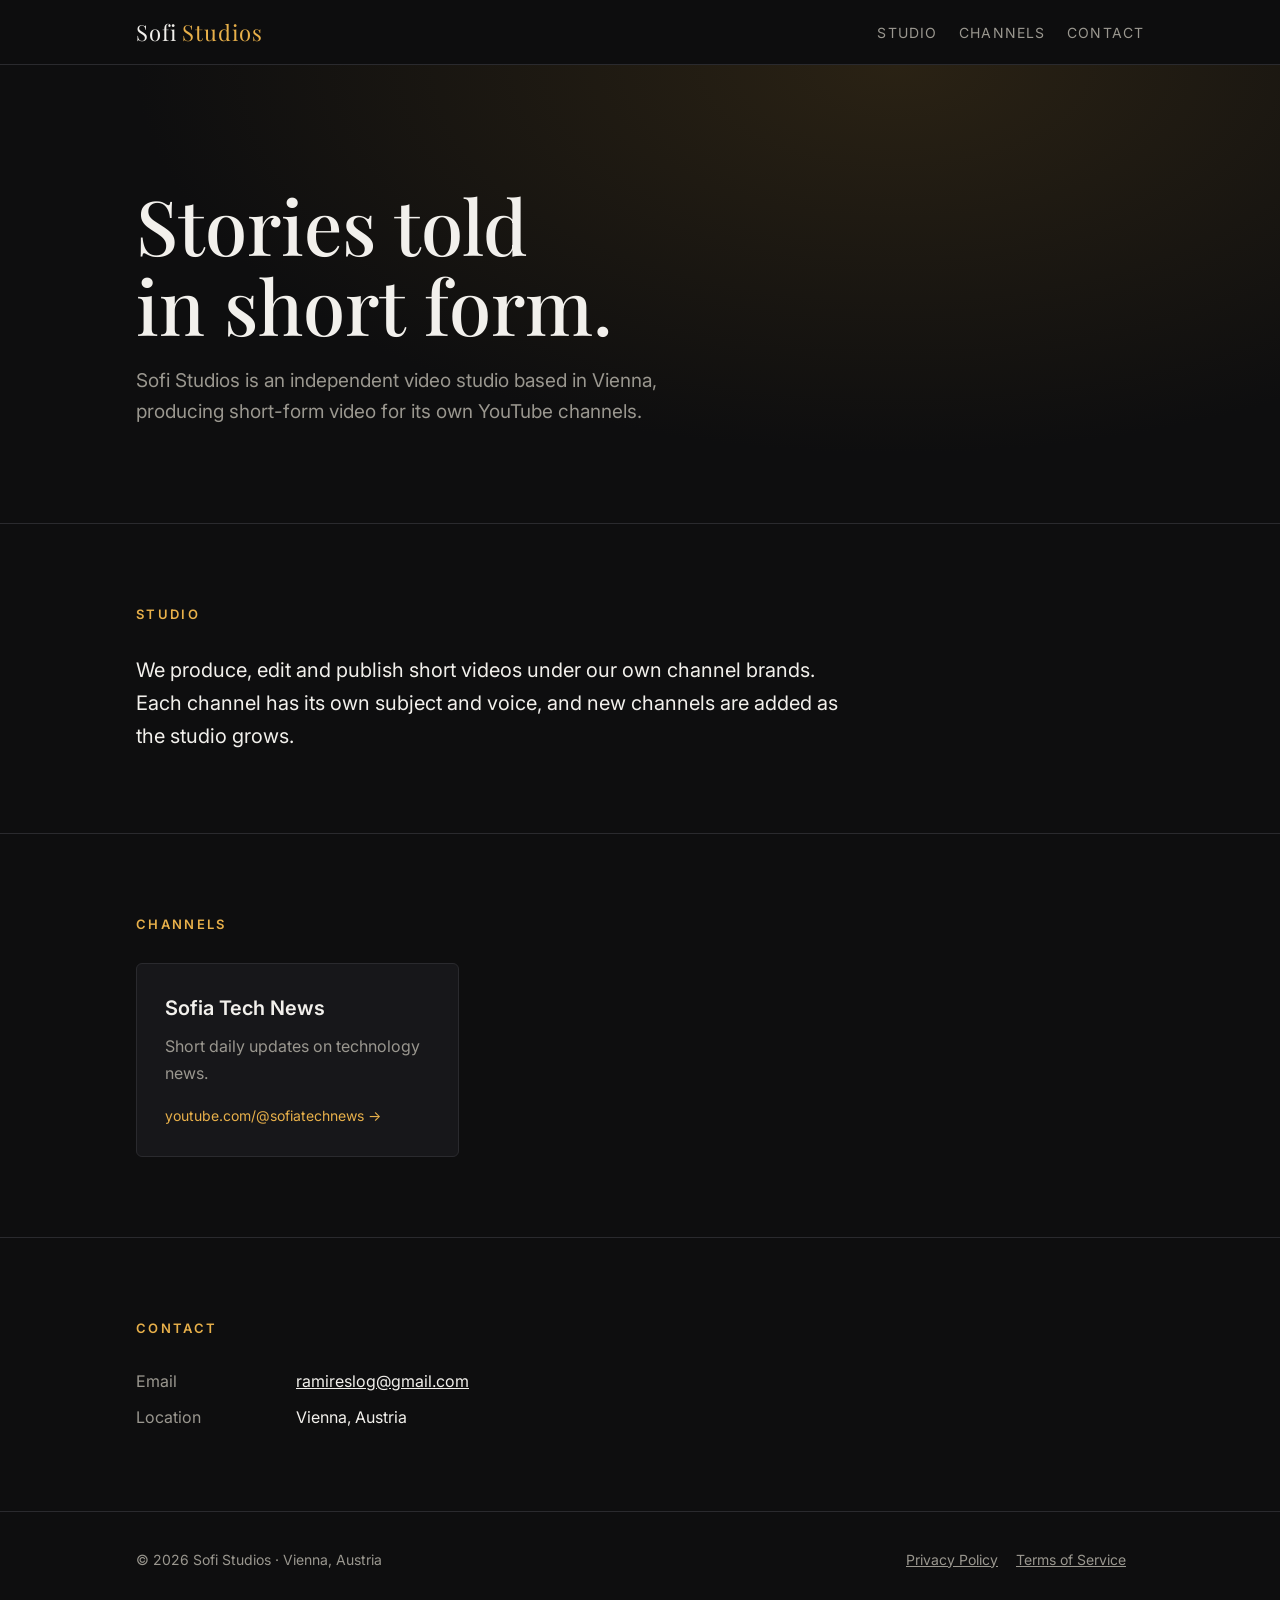
<file: index.html>
<!doctype html><html lang="en"><head><meta charset="utf-8"><meta name="viewport" content="width=device-width,initial-scale=1"><link rel="preconnect" href="https://fonts.googleapis.com"><link href="https://fonts.googleapis.com/css2?family=Inter:wght@400;600&family=Playfair+Display:wght@500&display=swap" rel="stylesheet"><link rel="stylesheet" href="style.css"><title>Sofi Studios</title><meta name="description" content="Sofi Studios is an independent video studio in Vienna producing short-form video for its own YouTube channels."></head><body>
<header><div class="wrap"><a class="logo" href="./">Sofi <span>Studios</span></a><nav><a href="./#studio">Studio</a><a href="./#channels">Channels</a><a href="./#contact">Contact</a></nav></div></header>
<div class="hero"><div class="wrap"><h1>Stories told<br>in short form.</h1><p>Sofi Studios is an independent video studio based in Vienna, producing short-form video for its own YouTube channels.</p></div></div>
<section id="studio"><div class="wrap"><h2>Studio</h2><p class="lead">We produce, edit and publish short videos under our own channel brands. Each channel has its own subject and voice, and new channels are added as the studio grows.</p></div></section>
<section id="channels"><div class="wrap"><h2>Channels</h2><div class="grid">
<div class="card"><h3>Sofia Tech News</h3><p>Short daily updates on technology news.</p><a href="https://www.youtube.com/@sofiatechnews">youtube.com/@sofiatechnews →</a></div>
</div></div></section>
<section id="contact" class="contact"><div class="wrap"><h2>Contact</h2><dl><dt>Email</dt><dd><a href="mailto:ramireslog@gmail.com">ramireslog@gmail.com</a></dd><dt>Location</dt><dd>Vienna, Austria</dd></dl></div></section>
<footer><div class="wrap"><div>© 2026 Sofi Studios · Vienna, Austria</div><div><a href="privacy.html">Privacy Policy</a><a href="terms.html">Terms of Service</a></div></div></footer></body></html>
</file>
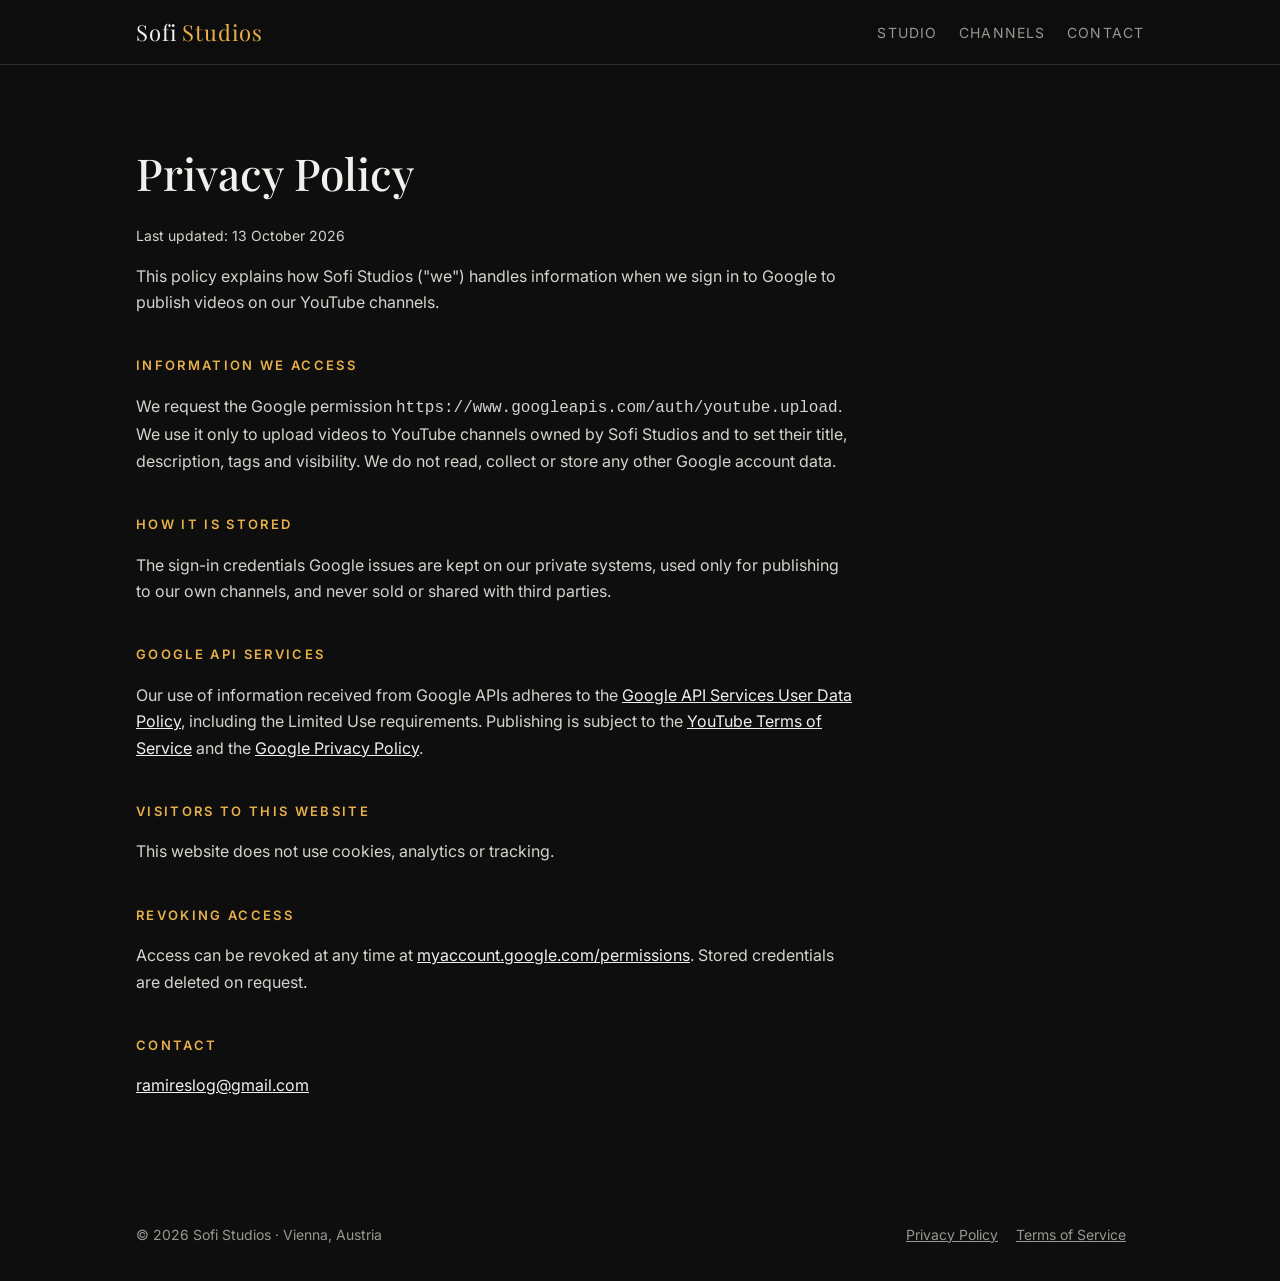
<file: privacy.html>
<!doctype html><html lang="en"><head><meta charset="utf-8"><meta name="viewport" content="width=device-width,initial-scale=1"><link rel="preconnect" href="https://fonts.googleapis.com"><link href="https://fonts.googleapis.com/css2?family=Inter:wght@400;600&family=Playfair+Display:wght@500&display=swap" rel="stylesheet"><link rel="stylesheet" href="style.css"><title>Privacy Policy · Sofi Studios</title></head><body>
<header><div class="wrap"><a class="logo" href="./">Sofi <span>Studios</span></a><nav><a href="./#studio">Studio</a><a href="./#channels">Channels</a><a href="./#contact">Contact</a></nav></div></header>
<div class="doc"><div class="wrap"><h1>Privacy Policy</h1><p class="muted">Last updated: 13 October 2026</p>
<p>This policy explains how Sofi Studios ("we") handles information when we sign in to Google to publish videos on our YouTube channels.</p>
<h2>Information we access</h2><p>We request the Google permission <code>https://www.googleapis.com/auth/youtube.upload</code>. We use it only to upload videos to YouTube channels owned by Sofi Studios and to set their title, description, tags and visibility. We do not read, collect or store any other Google account data.</p>
<h2>How it is stored</h2><p>The sign-in credentials Google issues are kept on our private systems, used only for publishing to our own channels, and never sold or shared with third parties.</p>
<h2>Google API Services</h2><p>Our use of information received from Google APIs adheres to the <a href="https://developers.google.com/terms/api-services-user-data-policy">Google API Services User Data Policy</a>, including the Limited Use requirements. Publishing is subject to the <a href="https://www.youtube.com/t/terms">YouTube Terms of Service</a> and the <a href="https://policies.google.com/privacy">Google Privacy Policy</a>.</p>
<h2>Visitors to this website</h2><p>This website does not use cookies, analytics or tracking.</p>
<h2>Revoking access</h2><p>Access can be revoked at any time at <a href="https://myaccount.google.com/permissions">myaccount.google.com/permissions</a>. Stored credentials are deleted on request.</p>
<h2>Contact</h2><p><a href="mailto:ramireslog@gmail.com">ramireslog@gmail.com</a></p>
</div></div>
<footer><div class="wrap"><div>© 2026 Sofi Studios · Vienna, Austria</div><div><a href="privacy.html">Privacy Policy</a><a href="terms.html">Terms of Service</a></div></div></footer></body></html>
</file>
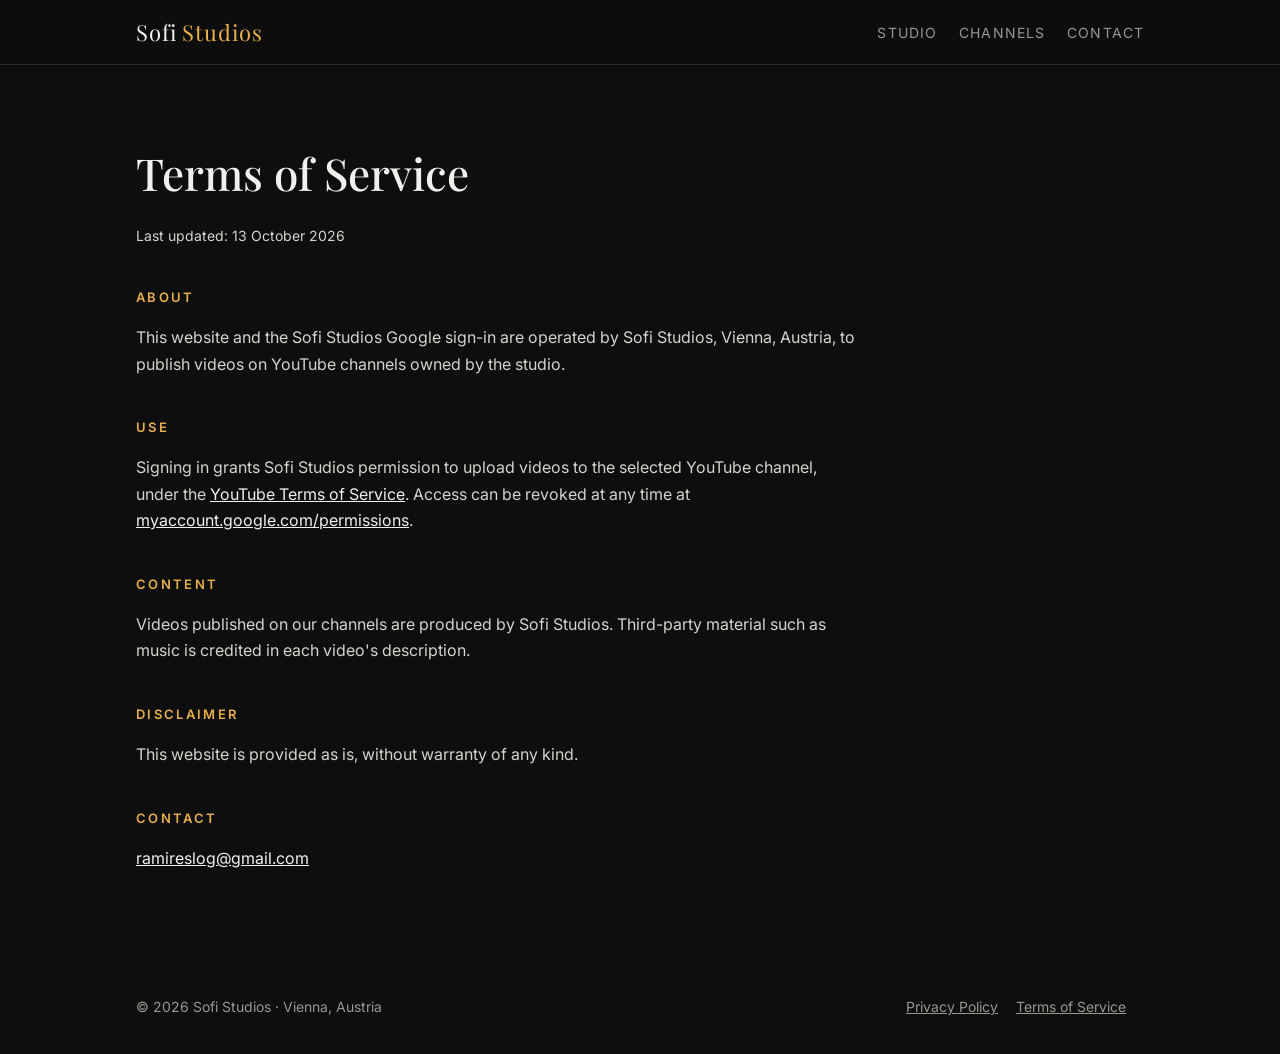
<file: terms.html>
<!doctype html><html lang="en"><head><meta charset="utf-8"><meta name="viewport" content="width=device-width,initial-scale=1"><link rel="preconnect" href="https://fonts.googleapis.com"><link href="https://fonts.googleapis.com/css2?family=Inter:wght@400;600&family=Playfair+Display:wght@500&display=swap" rel="stylesheet"><link rel="stylesheet" href="style.css"><title>Terms of Service · Sofi Studios</title></head><body>
<header><div class="wrap"><a class="logo" href="./">Sofi <span>Studios</span></a><nav><a href="./#studio">Studio</a><a href="./#channels">Channels</a><a href="./#contact">Contact</a></nav></div></header>
<div class="doc"><div class="wrap"><h1>Terms of Service</h1><p class="muted">Last updated: 13 October 2026</p>
<h2>About</h2><p>This website and the Sofi Studios Google sign-in are operated by Sofi Studios, Vienna, Austria, to publish videos on YouTube channels owned by the studio.</p>
<h2>Use</h2><p>Signing in grants Sofi Studios permission to upload videos to the selected YouTube channel, under the <a href="https://www.youtube.com/t/terms">YouTube Terms of Service</a>. Access can be revoked at any time at <a href="https://myaccount.google.com/permissions">myaccount.google.com/permissions</a>.</p>
<h2>Content</h2><p>Videos published on our channels are produced by Sofi Studios. Third-party material such as music is credited in each video's description.</p>
<h2>Disclaimer</h2><p>This website is provided as is, without warranty of any kind.</p>
<h2>Contact</h2><p><a href="mailto:ramireslog@gmail.com">ramireslog@gmail.com</a></p>
</div></div>
<footer><div class="wrap"><div>© 2026 Sofi Studios · Vienna, Austria</div><div><a href="privacy.html">Privacy Policy</a><a href="terms.html">Terms of Service</a></div></div></footer></body></html>
</file>
<file: style.css>
:root{--bg:#0e0e0f;--panel:#17171a;--fg:#f2f0ec;--mute:#9a978f;--line:#2a2a2e;--accent:#e8b04a}
*{box-sizing:border-box}
html{scroll-behavior:smooth}
body{margin:0;background:var(--bg);color:var(--fg);font:16px/1.65 "Inter",system-ui,sans-serif}
a{color:var(--fg)}
.wrap{max-width:1040px;margin:0 auto;padding:0 16px}
header{position:sticky;top:0;background:rgba(14,14,15,.92);backdrop-filter:blur(6px);border-bottom:1px solid var(--line);z-index:2}
header .wrap{display:flex;align-items:center;justify-content:space-between;height:64px}
.logo{font-family:"Playfair Display",Georgia,serif;font-size:22px;letter-spacing:.04em;text-decoration:none}
.logo span{color:var(--accent)}
nav a{color:var(--mute);text-decoration:none;margin-left:22px;font-size:14px;letter-spacing:.08em;text-transform:uppercase}
nav a:hover{color:var(--fg)}
.hero{padding:120px 0 96px;border-bottom:1px solid var(--line);background:radial-gradient(ellipse at 70% 0%,#2a2214 0%,transparent 60%)}
.hero h1{font-family:"Playfair Display",Georgia,serif;font-weight:500;font-size:clamp(40px,7vw,76px);line-height:1.05;margin:0 0 20px}
.hero p{color:var(--mute);font-size:19px;max-width:560px;margin:0}
section{padding:80px 0;border-bottom:1px solid var(--line)}
h2{font-size:13px;letter-spacing:.18em;text-transform:uppercase;color:var(--accent);margin:0 0 28px;font-weight:600}
.lead{font-size:20px;max-width:720px;margin:0}
.grid{display:grid;grid-template-columns:repeat(auto-fill,minmax(280px,1fr));gap:20px}
.card{background:var(--panel);border:1px solid var(--line);border-radius:6px;padding:28px}
.card h3{margin:0 0 8px;font-size:20px;font-weight:600}
.card p{margin:0 0 16px;color:var(--mute)}
.card a{color:var(--accent);text-decoration:none;font-size:14px}
.contact dl{display:grid;grid-template-columns:140px 1fr;gap:10px 20px;margin:0}
.contact dt{color:var(--mute)}
.contact dd{margin:0}
.doc{padding:72px 0}
.doc h1{font-family:"Playfair Display",Georgia,serif;font-weight:500;font-size:44px;margin:0 0 8px}
.doc h2{margin-top:40px;margin-bottom:12px}
.doc p,.doc li{color:#d6d3cc;max-width:720px}
.muted{color:var(--mute);font-size:14px}
footer{padding:36px 0;color:var(--mute);font-size:14px}
footer .wrap{display:flex;flex-wrap:wrap;gap:12px 24px;justify-content:space-between}
footer a{color:var(--mute);margin-right:18px}
@media (max-width:640px){nav a{margin-left:14px;font-size:12px}.contact dl{grid-template-columns:1fr}.contact dt{margin-top:10px}}
</file>
